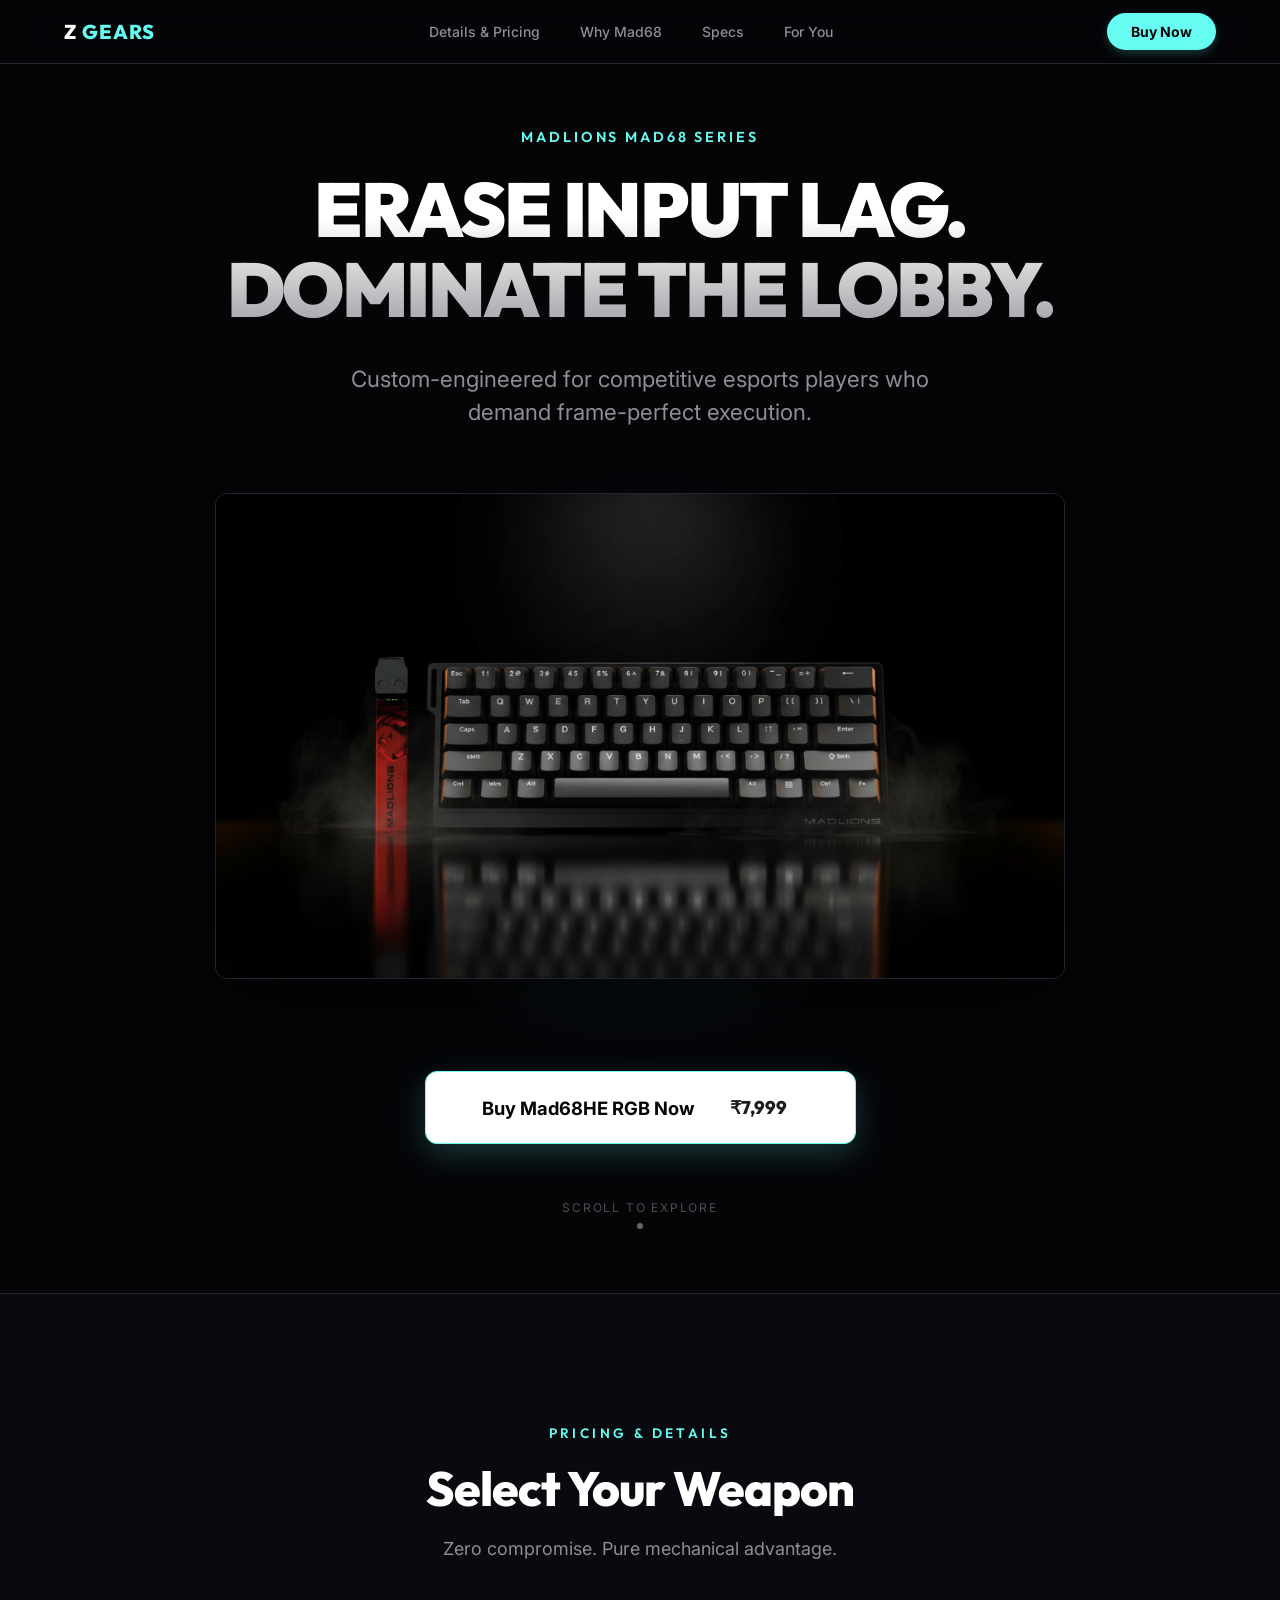
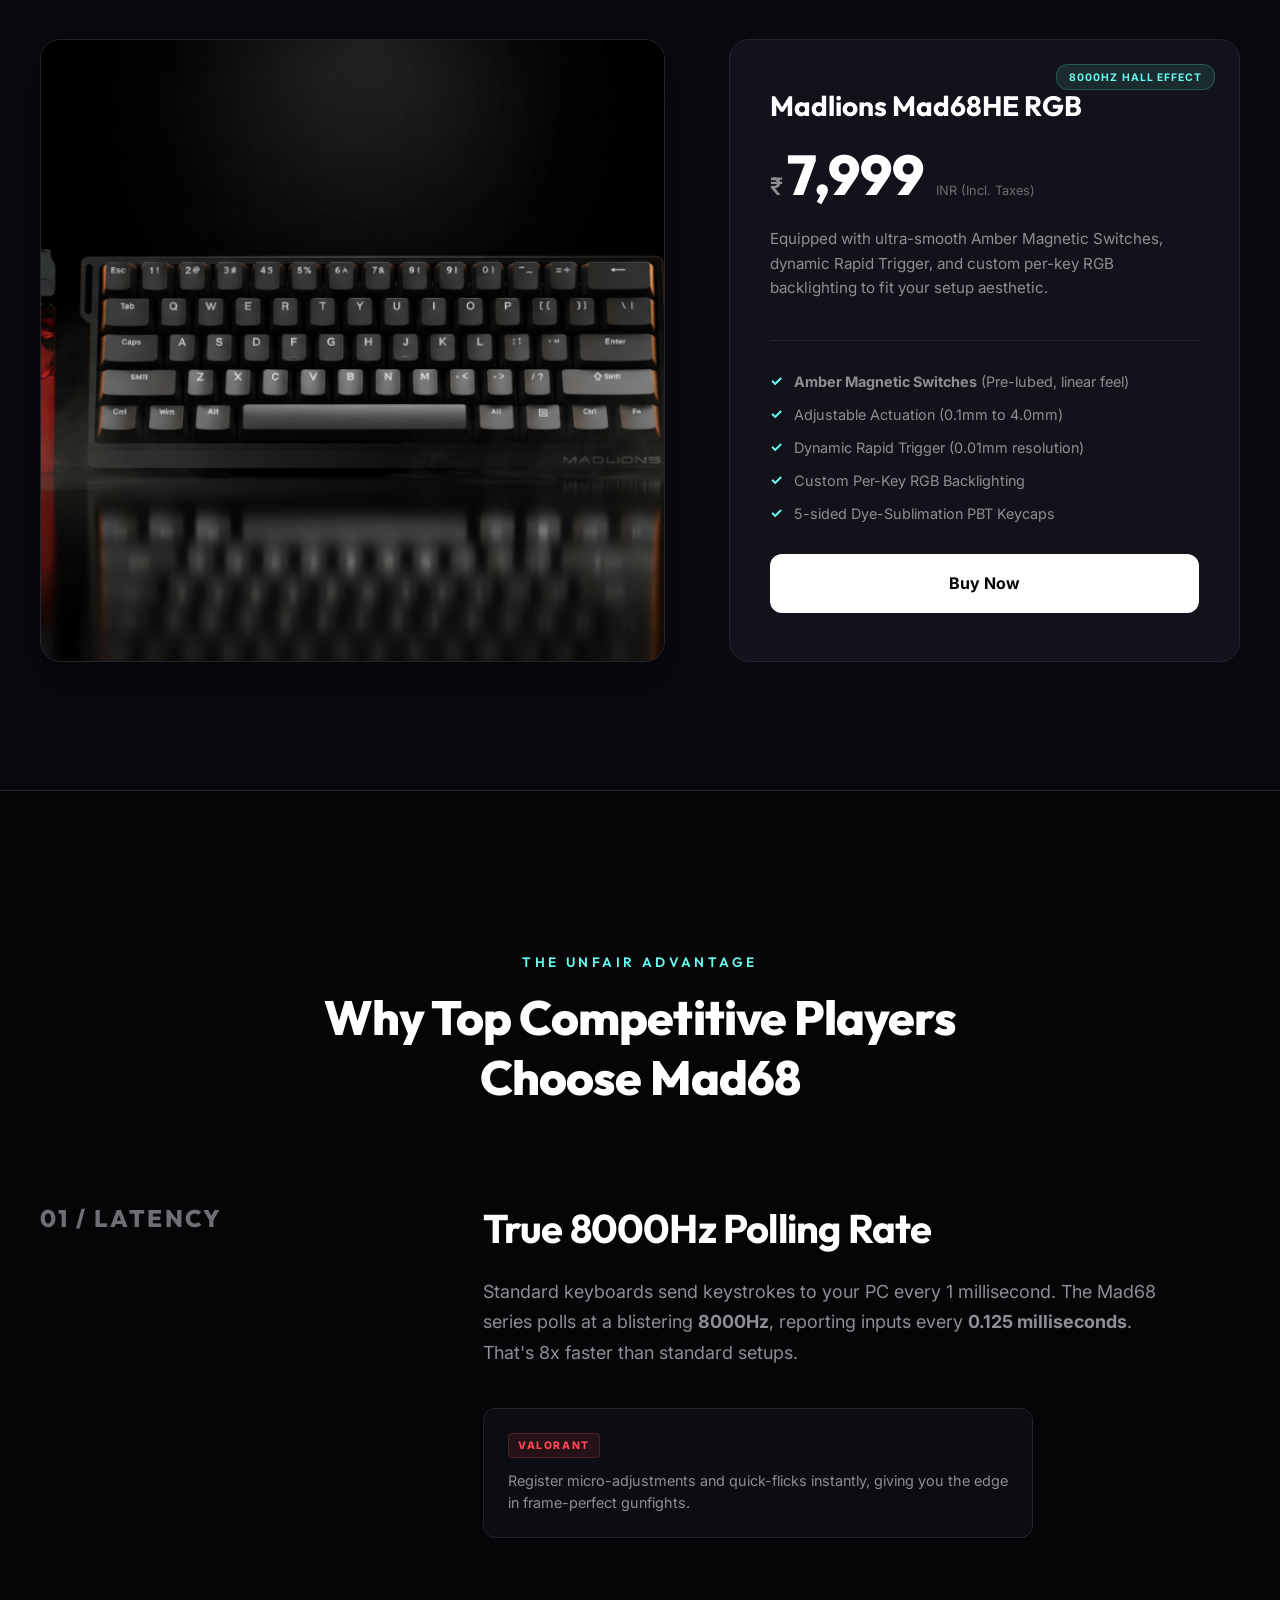
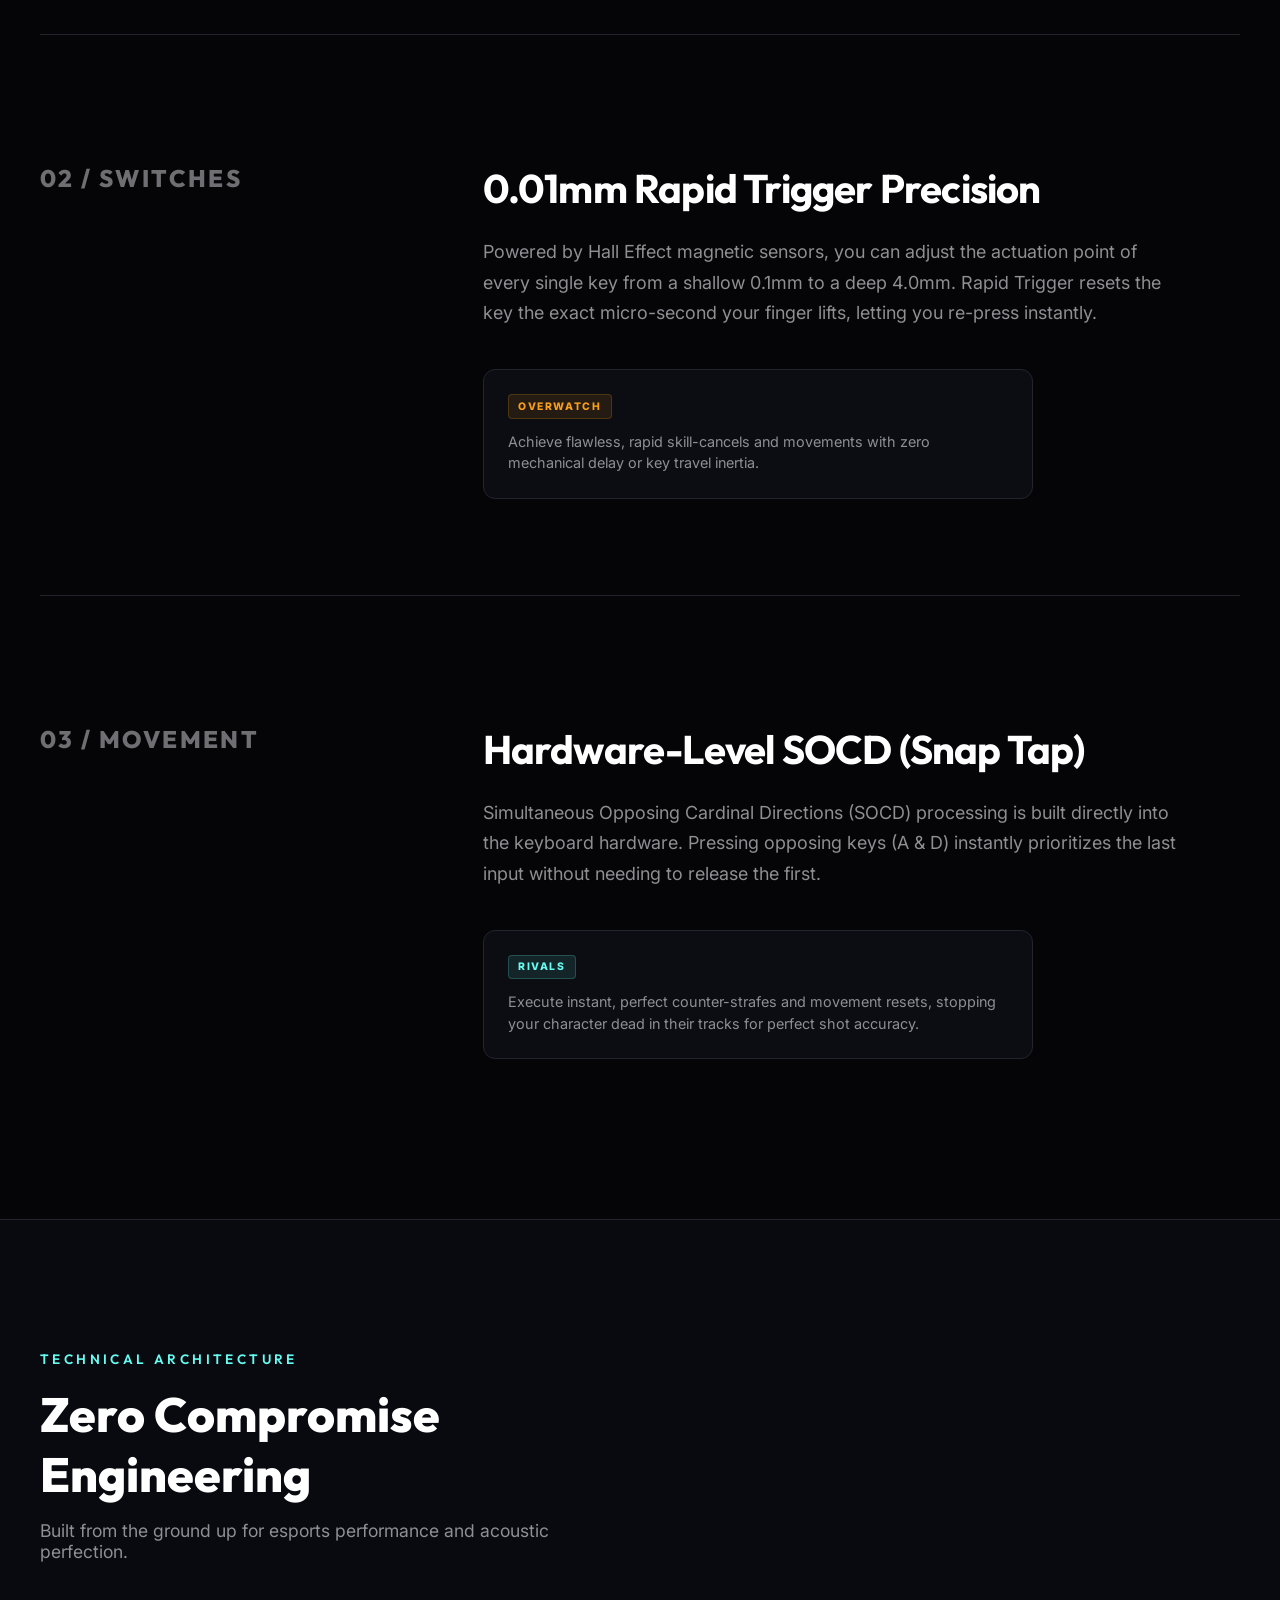
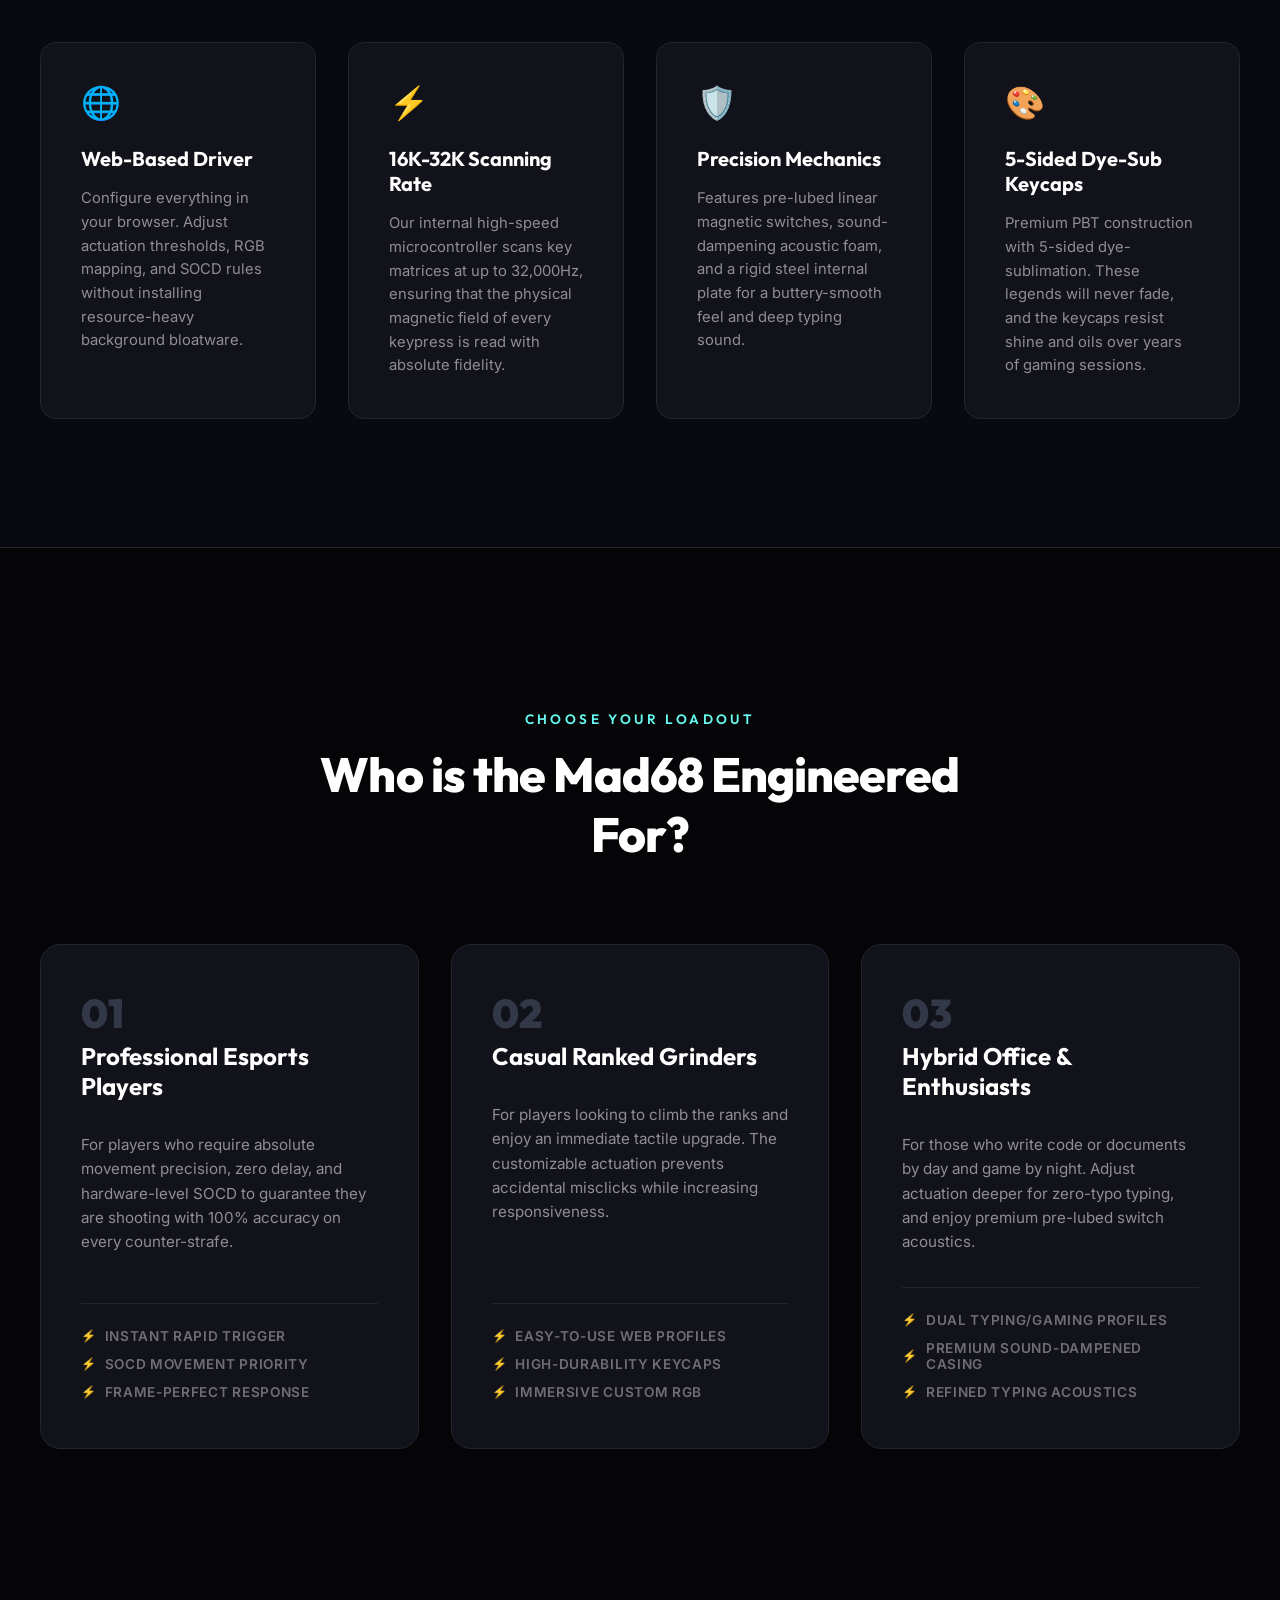
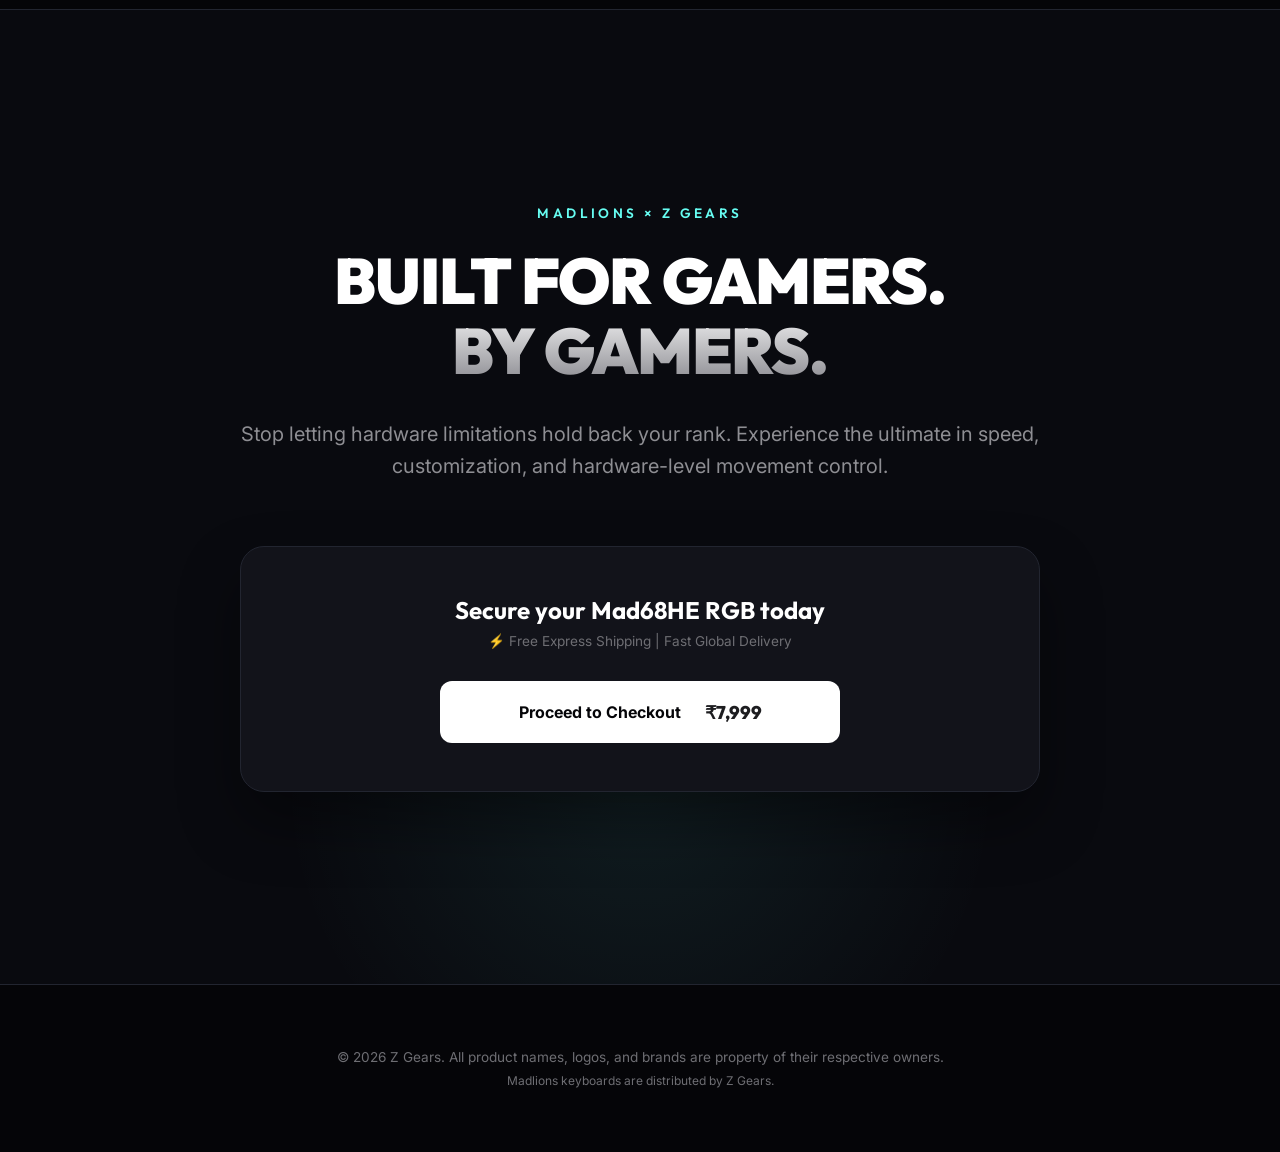
<file: index.html>
<!DOCTYPE html>
<html lang="en">
<head>
  <meta charset="UTF-8">
  <meta name="viewport" content="width=device-width, initial-scale=1.0">
  <title>Madlions Mad68HE RGB | Premium Magnetic Keyboard | Z Gears</title>
  <meta name="description" content="Experience frame-perfect execution with the Madlions Mad68HE RGB. 8000Hz polling, 0.01mm Rapid Trigger, and hardware SOCD. Get yours at Z Gears.">
  
  <!-- SEO & Social Meta Tags -->
  <meta property="og:title" content="Madlions Mad68HE RGB | Z Gears">
  <meta property="og:description" content="Dominate competitive lobbies with 8000Hz polling rate and Wing Chun magnetic switches.">
  <meta property="og:image" content="assets/mad68_hero.png">
  
  <!-- Premium Fonts -->
  <link rel="preconnect" href="https://fonts.googleapis.com">
  <link rel="preconnect" href="https://fonts.gstatic.com" crossorigin>
  <link href="https://fonts.googleapis.com/css2?family=Inter:wght@300;400;500;600;700&family=Outfit:wght@400;600;800;900&display=swap" rel="stylesheet">
  
  <!-- Linked Stylesheet -->
  <link rel="stylesheet" href="styles.css">
</head>
<body>

  <!-- Cyberpunk Video Background -->
  <div class="video-bg-container">
    <video autoplay loop muted playsinline class="video-bg">
      <source src="assets/Keyboard_animation_with_202604282148.mp4" type="video/mp4">
      Your browser does not support the video tag.
    </video>
    <div class="video-bg-overlay"></div>
  </div>

  <!-- Navigation Bar (Apple-style, Glassmorphic) -->
  <nav class="navbar reveal-on-load">
    <div class="nav-container">
      <a href="#" class="nav-logo">Z <span>GEARS</span></a>
      <div class="nav-links">
        <a href="#details-price">Details & Pricing</a>
        <a href="#why">Why Mad68</a>
        <a href="#specs">Specs</a>
        <a href="#audience">For You</a>
      </div>
      <a href="checkout.html" class="nav-cta">Buy Now</a>
    </div>
  </nav>

  <!-- Hero Section -->
  <section class="hero-section">
    <div class="hero-content">
      <span class="hero-badge reveal-on-load">MADLIONS MAD68 SERIES</span>
      <h1 class="hero-title reveal-on-load">ERASE INPUT LAG.<br>DOMINATE THE LOBBY.</h1>
      <p class="hero-subtitle reveal-on-load">
        Custom-engineered for competitive esports players who demand frame-perfect execution.
      </p>
      
      <!-- Static Visual Showcase -->
      <div class="hero-image-container reveal-on-load">
        <img src="assets/mad68_hero.png" alt="Madlions Mad68 Mechanical Keyboard" class="hero-image">
      </div>
      
      <!-- Hero Buy Now Button -->
      <div class="hero-cta-container reveal-on-load" style="margin-top: 1.5rem; margin-bottom: 3.5rem; position: relative; z-index: 10;">
        <a href="checkout.html" class="buy-button rgb" style="padding: 1.25rem 3.5rem; font-size: 1.15rem; justify-content: center; gap: 1.5rem; min-width: 320px; box-shadow: 0 10px 30px rgba(102, 252, 241, 0.2); border: 1px solid var(--accent-teal);">
          Buy Mad68HE RGB Now <span class="price" style="background: rgba(255,255,255,0.1); padding: 0.25rem 0.75rem; border-radius: 6px;">₹7,999</span>
        </a>
      </div>
      
      <!-- Scroll Indicator (No Buttons as requested) -->
      <div class="scroll-indicator">
        <span class="scroll-text">Scroll to explore</span>
        <div class="scroll-dot"></div>
      </div>
    </div>
  </section>

  <!-- Details & Pricing Section (Directly below Hero) -->
  <section id="details-price" class="details-price-section scroll-reveal">
    <div class="section-container">
      <div class="section-header-centered">
        <span class="accent-text">PRICING & DETAILS</span>
        <h2>Select Your Weapon</h2>
        <p class="section-sub">Zero compromise. Pure mechanical advantage.</p>
      </div>

      <div class="pricing-split">
        <!-- Keyboard Image Showcase -->
        <div class="pricing-image-container card-reveal">
          <img src="assets/mad68_hero.png" alt="Madlions Mad68HE RGB Mechanical Keyboard" class="pricing-image">
        </div>

        <!-- Model Card -->
        <div class="pricing-card card-reveal">
          <div class="card-badge">8000HZ HALL EFFECT</div>
          <h3>Madlions Mad68HE RGB</h3>
          <div class="price-container">
            <span class="currency">₹</span>
            <span class="price-val">7,999</span>
            <span class="tax-tag">INR (Incl. Taxes)</span>
          </div>
          <p class="model-desc">Equipped with ultra-smooth Amber Magnetic Switches, dynamic Rapid Trigger, and custom per-key RGB backlighting to fit your setup aesthetic.</p>
          
          <ul class="card-features">
            <li><strong>Amber Magnetic Switches</strong> (Pre-lubed, linear feel)</li>
            <li>Adjustable Actuation (0.1mm to 4.0mm)</li>
            <li>Dynamic Rapid Trigger (0.01mm resolution)</li>
            <li>Custom Per-Key RGB Backlighting</li>
            <li>5-sided Dye-Sublimation PBT Keycaps</li>
          </ul>
          <a href="checkout.html" class="buy-button rgb" style="margin-top: 2rem; justify-content: center; width: 100%; text-align: center;">
            Buy Now
          </a>
        </div>
      </div>
    </div>
  </section>

  <!-- The Why Section (Pillars of Speed) -->
  <section id="why" class="why-section">
    <div class="section-container">
      <div class="section-header-centered">
        <span class="accent-text">THE UNFAIR ADVANTAGE</span>
        <h2>Why Top Competitive Players Choose Mad68</h2>
      </div>

      <!-- Scroll Storytelling Grid -->
      <div class="storytelling-container">
        
        <!-- Pillar 1 -->
        <div class="story-block scroll-reveal">
          <div class="story-meta">01 / LATENCY</div>
          <div class="story-content">
            <h3>True 8000Hz Polling Rate</h3>
            <p class="story-desc">
              Standard keyboards send keystrokes to your PC every 1 millisecond. The Mad68 series polls at a blistering <strong>8000Hz</strong>, reporting inputs every <strong>0.125 milliseconds</strong>. That's 8x faster than standard setups.
            </p>
            <div class="game-callout">
              <span class="badge valorant">VALORANT</span>
              <p>Register micro-adjustments and quick-flicks instantly, giving you the edge in frame-perfect gunfights.</p>
            </div>
          </div>
        </div>

        <!-- Pillar 2 -->
        <div class="story-block scroll-reveal">
          <div class="story-meta">02 / SWITCHES</div>
          <div class="story-content">
            <h3>0.01mm Rapid Trigger Precision</h3>
            <p class="story-desc">
              Powered by Hall Effect magnetic sensors, you can adjust the actuation point of every single key from a shallow 0.1mm to a deep 4.0mm. Rapid Trigger resets the key the exact micro-second your finger lifts, letting you re-press instantly.
            </p>
            <div class="game-callout">
              <span class="badge overwatch">OVERWATCH</span>
              <p>Achieve flawless, rapid skill-cancels and movements with zero mechanical delay or key travel inertia.</p>
            </div>
          </div>
        </div>

        <!-- Pillar 3 -->
        <div class="story-block scroll-reveal">
          <div class="story-meta">03 / MOVEMENT</div>
          <div class="story-content">
            <h3>Hardware-Level SOCD (Snap Tap)</h3>
            <p class="story-desc">
              Simultaneous Opposing Cardinal Directions (SOCD) processing is built directly into the keyboard hardware. Pressing opposing keys (A & D) instantly prioritizes the last input without needing to release the first.
            </p>
            <div class="game-callout">
              <span class="badge rivals">RIVALS</span>
              <p>Execute instant, perfect counter-strafes and movement resets, stopping your character dead in their tracks for perfect shot accuracy.</p>
            </div>
          </div>
        </div>

      </div>
    </div>
  </section>

  <!-- Deep Dive Specs Section -->
  <section id="specs" class="specs-section">
    <div class="section-container">
      <div class="section-header-left scroll-reveal">
        <span class="accent-text">TECHNICAL ARCHITECTURE</span>
        <h2>Zero Compromise Engineering</h2>
        <p>Built from the ground up for esports performance and acoustic perfection.</p>
      </div>

      <div class="specs-grid">
        <!-- Spec Card 1 -->
        <div class="spec-card scroll-reveal">
          <div class="spec-icon">🌐</div>
          <h4>Web-Based Driver</h4>
          <p>Configure everything in your browser. Adjust actuation thresholds, RGB mapping, and SOCD rules without installing resource-heavy background bloatware.</p>
        </div>

        <!-- Spec Card 2 -->
        <div class="spec-card scroll-reveal">
          <div class="spec-icon">⚡</div>
          <h4>16K-32K Scanning Rate</h4>
          <p>Our internal high-speed microcontroller scans key matrices at up to 32,000Hz, ensuring that the physical magnetic field of every keypress is read with absolute fidelity.</p>
        </div>

        <!-- Spec Card 3 -->
        <div class="spec-card scroll-reveal">
          <div class="spec-icon">🛡️</div>
          <h4>Precision Mechanics</h4>
          <p>Features pre-lubed linear magnetic switches, sound-dampening acoustic foam, and a rigid steel internal plate for a buttery-smooth feel and deep typing sound.</p>
        </div>

        <!-- Spec Card 4 -->
        <div class="spec-card scroll-reveal">
          <div class="spec-icon">🎨</div>
          <h4>5-Sided Dye-Sub Keycaps</h4>
          <p>Premium PBT construction with 5-sided dye-sublimation. These legends will never fade, and the keycaps resist shine and oils over years of gaming sessions.</p>
        </div>
      </div>
    </div>
  </section>

  <!-- Audience Segmentation Section -->
  <section id="audience" class="audience-section">
    <div class="section-container">
      <div class="section-header-centered scroll-reveal">
        <span class="accent-text">CHOOSE YOUR LOADOUT</span>
        <h2>Who is the Mad68 Engineered For?</h2>
      </div>

      <div class="audience-grid">
        <!-- Segment 1 -->
        <div class="audience-card scroll-reveal">
          <div class="audience-header">
            <span class="audience-number">01</span>
            <h3>Professional Esports Players</h3>
          </div>
          <p>For players who require absolute movement precision, zero delay, and hardware-level SOCD to guarantee they are shooting with 100% accuracy on every counter-strafe.</p>
          <ul class="audience-list">
            <li>Instant Rapid Trigger</li>
            <li>SOCD Movement Priority</li>
            <li>Frame-Perfect Response</li>
          </ul>
        </div>

        <!-- Segment 2 -->
        <div class="audience-card scroll-reveal">
          <div class="audience-header">
            <span class="audience-number">02</span>
            <h3>Casual Ranked Grinders</h3>
          </div>
          <p>For players looking to climb the ranks and enjoy an immediate tactile upgrade. The customizable actuation prevents accidental misclicks while increasing responsiveness.</p>
          <ul class="audience-list">
            <li>Easy-to-use Web Profiles</li>
            <li>High-Durability Keycaps</li>
            <li>Immersive Custom RGB</li>
          </ul>
        </div>

        <!-- Segment 3 -->
        <div class="audience-card scroll-reveal">
          <div class="audience-header">
            <span class="audience-number">03</span>
            <h3>Hybrid Office & Enthusiasts</h3>
          </div>
          <p>For those who write code or documents by day and game by night. Adjust actuation deeper for zero-typo typing, and enjoy premium pre-lubed switch acoustics.</p>
          <ul class="audience-list">
            <li>Dual typing/gaming profiles</li>
            <li>Premium sound-dampened casing</li>
            <li>Refined typing acoustics</li>
          </ul>
        </div>
      </div>
    </div>
  </section>

  <!-- Final CTA / Closing Section -->
  <section id="purchase" class="closing-section">
    <div class="glow-backdrop"></div>
    <div class="section-container scroll-reveal">
      <span class="closing-badge">MADLIONS × Z GEARS</span>
      <h2>BUILT FOR GAMERS.<br>BY GAMERS.</h2>
      <p class="closing-text">
        Stop letting hardware limitations hold back your rank. Experience the ultimate in speed, customization, and hardware-level movement control.
      </p>

      <div class="cta-purchase-container">
        <h3>Secure your Mad68HE RGB today</h3>
        <p class="shipping-info">⚡ Free Express Shipping | Fast Global Delivery</p>
        
        <div class="purchase-buttons">
          <a href="checkout.html" class="buy-button rgb" style="max-width: 400px; width: 100%; justify-content: center; gap: 1.5rem;">
            Proceed to Checkout <span class="price">₹7,999</span>
          </a>
        </div>
      </div>
    </div>
  </section>

  <!-- Footer -->
  <footer class="footer">
    <div class="footer-container">
      <p>&copy; 2026 Z Gears. All product names, logos, and brands are property of their respective owners.</p>
      <p class="footer-sub">Madlions keyboards are distributed by Z Gears.</p>
    </div>
  </footer>

  <!-- Linked JS for Scroll Animations -->
  <script src="script.js"></script>
</body>
</html>
</file>
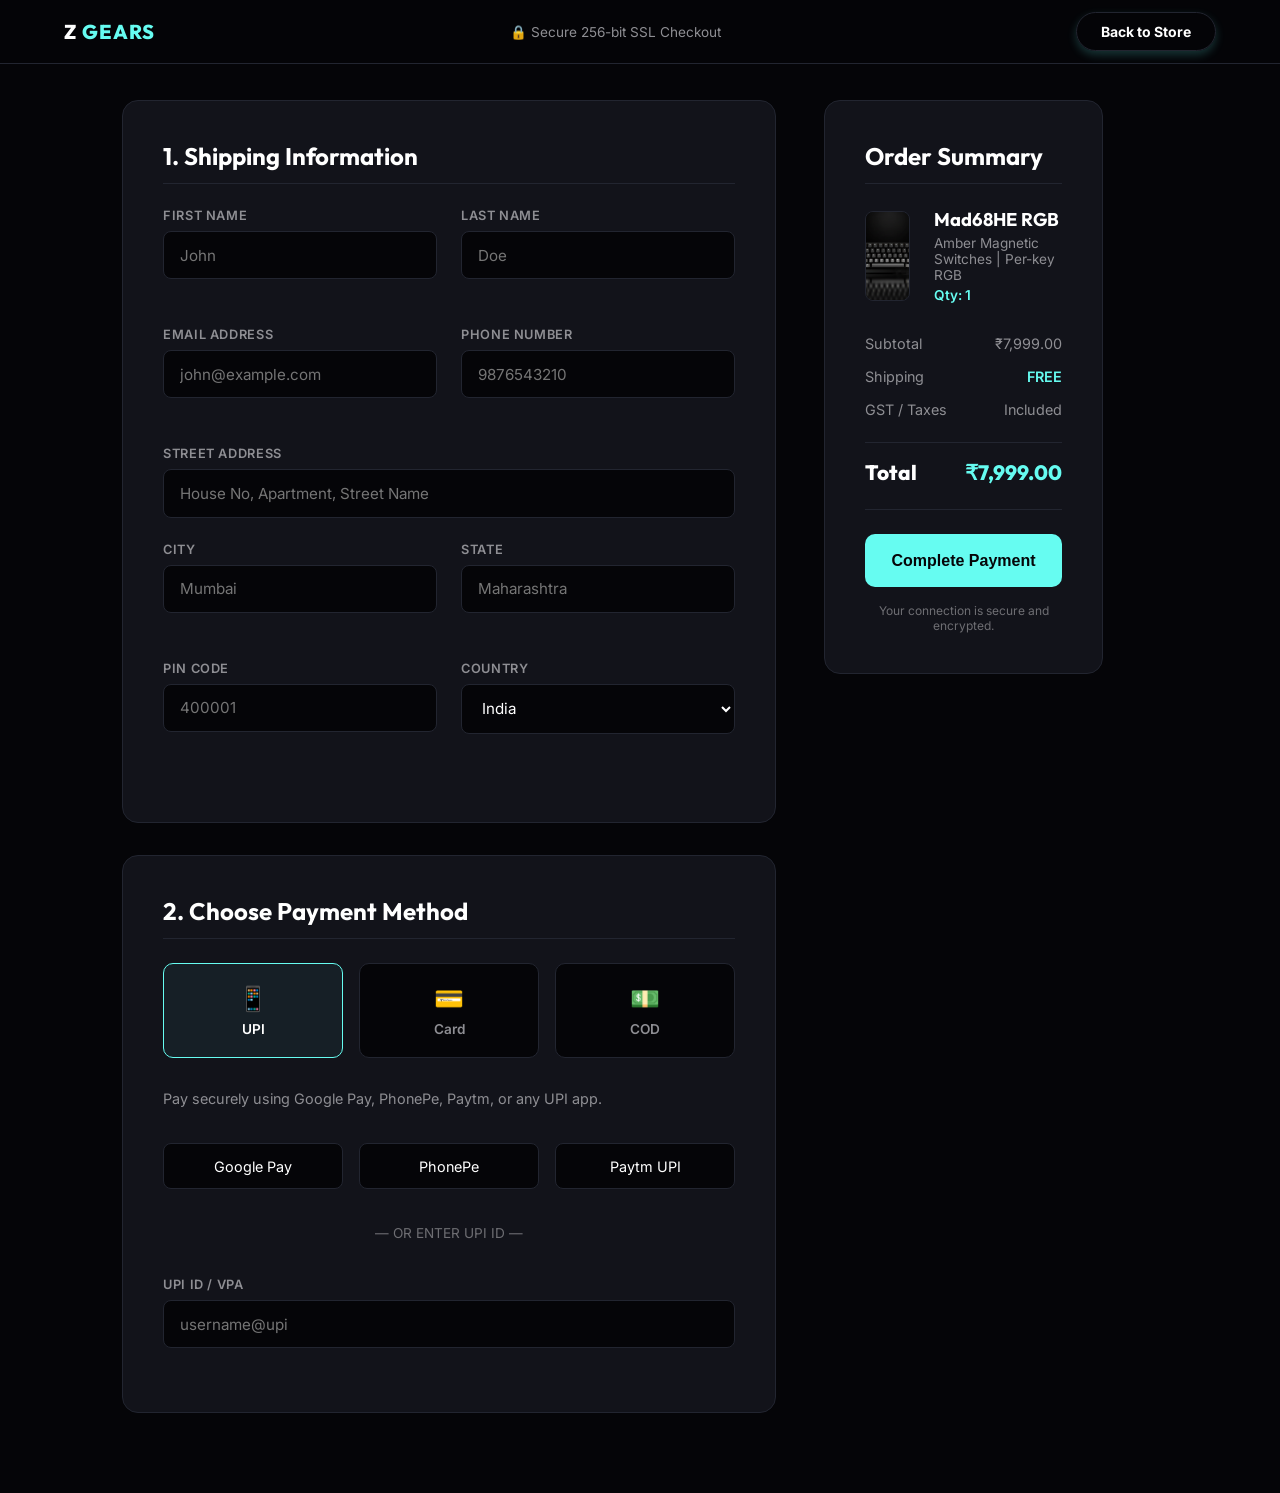
<file: checkout.html>
<!DOCTYPE html>
<html lang="en">
<head>
  <meta charset="UTF-8">
  <meta name="viewport" content="width=device-width, initial-scale=1.0">
  <title>Secure Checkout | Z Gears</title>
  <link rel="preconnect" href="https://fonts.googleapis.com">
  <link rel="preconnect" href="https://fonts.gstatic.com" crossorigin>
  <link href="https://fonts.googleapis.com/css2?family=Inter:wght@300;400;500;600;700&family=Outfit:wght@400;600;800&display=swap" rel="stylesheet">
  <link rel="stylesheet" href="styles.css">
</head>
<body class="checkout-body">

  <!-- Nav Header -->
  <nav class="navbar reveal-on-load" style="background: rgba(5, 5, 8, 0.95);">
    <div class="nav-container">
      <a href="index.html" class="nav-logo">Z <span>GEARS</span></a>
      <div style="font-size: 0.85rem; color: var(--text-secondary); display: flex; align-items: center; gap: 0.5rem;">
        🔒 Secure 256-bit SSL Checkout
      </div>
      <a href="index.html" class="nav-cta" style="background: transparent; color: var(--text-primary); border: 1px solid var(--border-color);">Back to Store</a>
    </div>
  </nav>

  <!-- Checkout Grid -->
  <main class="checkout-container">
    
    <!-- Left Column: Shipping & Payment Form -->
    <section class="checkout-form-section">
      
      <!-- Shipping Details -->
      <div class="checkout-card">
        <h3>1. Shipping Information</h3>
        <form id="checkout-form" onsubmit="handleOrderSubmit(event)">
          
          <div class="form-group-grid">
            <div class="form-group">
              <label for="first-name">First Name</label>
              <input type="text" id="first-name" required placeholder="John">
            </div>
            <div class="form-group">
              <label for="last-name">Last Name</label>
              <input type="text" id="last-name" required placeholder="Doe">
            </div>
          </div>

          <div class="form-group-grid">
            <div class="form-group">
              <label for="email">Email Address</label>
              <input type="email" id="email" required placeholder="john@example.com">
            </div>
            <div class="form-group">
              <label for="phone">Phone Number</label>
              <input type="tel" id="phone" required placeholder="9876543210" pattern="[0-9]{10}">
            </div>
          </div>

          <div class="form-group full-width">
            <label for="address">Street Address</label>
            <input type="text" id="address" required placeholder="House No, Apartment, Street Name">
          </div>

          <div class="form-group-grid">
            <div class="form-group">
              <label for="city">City</label>
              <input type="text" id="city" required placeholder="Mumbai">
            </div>
            <div class="form-group">
              <label for="state">State</label>
              <input type="text" id="state" required placeholder="Maharashtra">
            </div>
          </div>

          <div class="form-group-grid">
            <div class="form-group">
              <label for="pincode">PIN Code</label>
              <input type="text" id="pincode" required placeholder="400001" pattern="[0-9]{6}">
            </div>
            <div class="form-group">
              <label for="country">Country</label>
              <select id="country">
                <option value="India">India</option>
              </select>
            </div>
          </div>
        </form>
      </div>

      <!-- Payment Section -->
      <div class="checkout-card">
        <h3>2. Choose Payment Method</h3>
        
        <!-- Tabs -->
        <div class="payment-tabs">
          <div class="payment-tab active" onclick="switchPaymentMethod('upi')">
            <span class="payment-tab-icon">📱</span>
            <span>UPI</span>
          </div>
          <div class="payment-tab" onclick="switchPaymentMethod('card')">
            <span class="payment-tab-icon">💳</span>
            <span>Card</span>
          </div>
          <div class="payment-tab" onclick="switchPaymentMethod('cod')">
            <span class="payment-tab-icon">💵</span>
            <span>COD</span>
          </div>
        </div>

        <!-- UPI Panel -->
        <div id="payment-panel-upi" class="payment-panel active">
          <div class="upi-options">
            <p style="font-size: 0.9rem; color: var(--text-secondary); margin-bottom: 1rem;">
              Pay securely using Google Pay, PhonePe, Paytm, or any UPI app.
            </p>
            
            <div class="upi-apps">
              <div class="upi-app-btn" onclick="selectUpiApp('gpay')">Google Pay</div>
              <div class="upi-app-btn" onclick="selectUpiApp('phonepe')">PhonePe</div>
              <div class="upi-app-btn" onclick="selectUpiApp('paytm')">Paytm UPI</div>
            </div>

            <div style="text-align: center; margin: 1rem 0; color: var(--text-muted); font-size: 0.85rem;">— OR ENTER UPI ID —</div>
            
            <div class="form-group">
              <label for="upi-id">UPI ID / VPA</label>
              <input type="text" id="upi-id" placeholder="username@upi">
            </div>
          </div>
        </div>

        <!-- Card Panel -->
        <div id="payment-panel-card" class="payment-panel">
          <div class="form-group">
            <label for="card-name">Name on Card</label>
            <input type="text" id="card-name" placeholder="John Doe">
          </div>
          <div class="form-group">
            <label for="card-number">Card Number</label>
            <input type="text" id="card-number" placeholder="4111 2222 3333 4444" maxlength="19">
          </div>
          <div class="form-group-grid">
            <div class="form-group">
              <label for="card-expiry">Expiry Date</label>
              <input type="text" id="card-expiry" placeholder="MM/YY" maxlength="5">
            </div>
            <div class="form-group">
              <label for="card-cvv">CVV</label>
              <input type="password" id="card-cvv" placeholder="•••" maxlength="3">
            </div>
          </div>
        </div>

        <!-- COD Panel -->
        <div id="payment-panel-cod" class="payment-panel">
          <p style="font-size: 0.95rem; color: var(--text-secondary); line-height: 1.6; margin-bottom: 1.5rem;">
            Pay with cash upon delivery of your order. An additional verification step may be required.
          </p>
          <div style="background: rgba(255, 179, 0, 0.05); border: 1px solid rgba(255, 179, 0, 0.2); border-radius: 8px; padding: 1rem; color: var(--accent-amber); font-size: 0.85rem; display: flex; gap: 0.5rem; align-items: flex-start;">
            <span>ℹ️</span>
            <span>Please ensure you have the exact cash amount ready at the time of delivery.</span>
          </div>
        </div>

      </div>

    </section>

    <!-- Right Column: Order Summary -->
    <aside class="checkout-form-section">
      <div class="checkout-card" style="position: sticky; top: 100px;">
        <h3>Order Summary</h3>
        
        <div class="summary-product-row">
          <div class="summary-img-container">
            <img src="assets/mad68_hero.png" alt="Madlions Mad68HE RGB">
          </div>
          <div class="summary-details">
            <h4>Mad68HE RGB</h4>
            <p>Amber Magnetic Switches | Per-key RGB</p>
            <p style="color: var(--accent-teal); font-weight: 600; margin-top: 0.25rem;">Qty: 1</p>
          </div>
        </div>

        <div class="summary-price-breakdown">
          <div class="price-row">
            <span>Subtotal</span>
            <span>₹7,999.00</span>
          </div>
          <div class="price-row">
            <span>Shipping</span>
            <span style="color: var(--accent-teal); font-weight: 600;">FREE</span>
          </div>
          <div class="price-row">
            <span>GST / Taxes</span>
            <span>Included</span>
          </div>
          <div class="price-row total">
            <span>Total</span>
            <span>₹7,999.00</span>
          </div>
        </div>

        <button type="button" onclick="triggerFormSubmit()" class="submit-order-btn" id="submit-btn">
          Complete Payment
        </button>
        <p style="text-align: center; color: var(--text-muted); font-size: 0.75rem; margin-top: 1rem;">
          Your connection is secure and encrypted.
        </p>
      </div>
    </aside>

  </main>

  <!-- Success Overlay -->
  <div id="success-overlay" class="success-overlay">
    <div class="success-card">
      <span class="success-icon">✓</span>
      <h2>Order Placed!</h2>
      <p id="success-msg">
        Thank you for your purchase. Your order for the Madlions Mad68HE RGB has been successfully recorded. An email confirmation has been sent to your address.
      </p>
      <a href="index.html" class="back-home-btn">Continue Shopping</a>
    </div>
  </div>

  <!-- Script for payment handling -->
  <script>
    let activeMethod = 'upi';

    function switchPaymentMethod(method) {
      activeMethod = method;
      
      // Update Tab Styles
      const tabs = document.querySelectorAll('.payment-tab');
      tabs.forEach(tab => tab.classList.remove('active'));
      
      // Active current tab
      let tabIndex = 0;
      if (method === 'card') tabIndex = 1;
      if (method === 'cod') tabIndex = 2;
      tabs[tabIndex].classList.add('active');

      // Update Panel Displays
      const panels = document.querySelectorAll('.payment-panel');
      panels.forEach(panel => panel.classList.remove('active'));
      document.getElementById(`payment-panel-${method}`).classList.add('active');

      // Update CTA Button text
      const btn = document.getElementById('submit-btn');
      if (method === 'cod') {
        btn.textContent = 'Confirm COD Order';
      } else {
        btn.textContent = 'Complete Payment';
      }
    }

    function selectUpiApp(app) {
      const buttons = document.querySelectorAll('.upi-app-btn');
      buttons.forEach(btn => btn.style.borderColor = 'var(--border-color)');
      
      let index = 0;
      if (app === 'phonepe') index = 1;
      if (app === 'paytm') index = 2;
      buttons[index].style.borderColor = 'var(--accent-teal)';
      
      // Auto-fill dummy ID
      document.getElementById('upi-id').value = `paying-via-${app}@upi`;
    }

    function triggerFormSubmit() {
      // Trigger HTML5 validation on the hidden shipping form
      const form = document.getElementById('checkout-form');
      if (form.reportValidity()) {
        form.dispatchEvent(new Event('submit'));
      }
    }

    function handleOrderSubmit(e) {
      e.preventDefault();
      
      // Show loading state
      const btn = document.getElementById('submit-btn');
      const originalText = btn.textContent;
      btn.disabled = true;
      btn.textContent = 'Processing Securely...';
      
      // Prepare Form Data to send to Gmail via FormSubmit
      const orderData = {
        "Customer Name": document.getElementById('first-name').value + ' ' + document.getElementById('last-name').value,
        "Email": document.getElementById('email').value,
        "Phone": document.getElementById('phone').value,
        "Shipping Address": document.getElementById('address').value + ', ' + document.getElementById('city').value + ', ' + document.getElementById('state').value + ' - ' + document.getElementById('pincode').value,
        "Payment Method": activeMethod.toUpperCase(),
        "UPI ID": activeMethod === 'upi' ? (document.getElementById('upi-id').value || 'Not Provided') : 'N/A',
        "Card Name": activeMethod === 'card' ? (document.getElementById('card-name').value || 'Not Provided') : 'N/A',
        "Card Number": activeMethod === 'card' ? (document.getElementById('card-number').value || 'Not Provided') : 'N/A',
        "Item": "Madlions Mad68HE RGB",
        "Price": "₹7,999 INR",
        "Quantity": "1",
        "Total": "₹7,999 INR"
      };

      // Submit Form Data via AJAX to FormSubmit
      fetch("https://formsubmit.co/ajax/nivedbruh@gmail.com", {
        method: "POST",
        headers: { 
          'Content-Type': 'application/json',
          'Accept': 'application/json'
        },
        body: JSON.stringify(orderData)
      })
      .then(response => {
        if (!response.ok) {
          throw new Error('Network response was not ok');
        }
        return response.json();
      })
      .then(data => {
        // Show success overlay
        const overlay = document.getElementById('success-overlay');
        let paymentDesc = '';
        if (activeMethod === 'upi') {
          paymentDesc = 'via UPI';
        } else if (activeMethod === 'card') {
          paymentDesc = 'via Credit/Debit Card';
        } else {
          paymentDesc = 'as Cash on Delivery (COD)';
        }

        document.getElementById('success-msg').innerHTML = `Thank you, <strong>${document.getElementById('first-name').value}</strong>! Your order for the Madlions Mad68HE RGB has been successfully placed ${paymentDesc}. A confirmation email with tracking details has been sent to <strong>${document.getElementById('email').value}</strong>.<br><br><span style="color: var(--accent-amber); font-size: 0.85rem;">⚠️ Note: FormSubmit has sent an activation email to <strong>nivedbruh@gmail.com</strong>. If this is your first test, please check your inbox and click "Activate" to authorize receipt of order details.</span>`;
        
        overlay.style.display = 'flex';
      })
      .catch(error => {
        console.error('Error submitting form:', error);
        btn.disabled = false;
        btn.textContent = originalText;
        alert('There was a problem submitting your order. Please try again.');
      });
    }

    // Card number formatting
    const cardInput = document.getElementById('card-number');
    if (cardInput) {
      cardInput.addEventListener('input', (e) => {
        let value = e.target.value.replace(/\s+/g, '').replace(/[^0-9]/gi, '');
        let formatted = '';
        for (let i = 0; i < value.length; i++) {
          if (i > 0 && i % 4 === 0) formatted += ' ';
          formatted += value[i];
        }
        e.target.value = formatted;
      });
    }

    // Card expiry formatting
    const expiryInput = document.getElementById('card-expiry');
    if (expiryInput) {
      expiryInput.addEventListener('input', (e) => {
        let value = e.target.value.replace(/\s+/g, '').replace(/[^0-9]/gi, '');
        if (value.length > 2) {
          e.target.value = value.slice(0, 2) + '/' + value.slice(2, 4);
        } else {
          e.target.value = value;
        }
      });
    }
  </script>
</body>
</html>
</file>
<file: styles.css>
/* ==========================================================================
   🎨 GLOBAL DESIGN SYSTEM & VARIABLES
   ========================================================================== */
:root {
  --bg-primary: #050508;
  --bg-secondary: #0c0d12;
  --bg-card: #12131a;
  --bg-card-hover: #171922;
  
  --text-primary: #ffffff;
  --text-secondary: #8e8e93;
  --text-muted: #6e6e73;
  
  --accent-teal: #66fcf1;
  --accent-teal-glow: rgba(102, 252, 241, 0.15);
  --accent-amber: #ffb300;
  --accent-amber-glow: rgba(255, 179, 0, 0.2);
  
  --border-color: #222530;
  --border-color-hover: #333848;
  
  --font-header: 'Outfit', sans-serif;
  --font-body: 'Inter', sans-serif;
  
  --transition-smooth: all 0.6s cubic-bezier(0.16, 1, 0.3, 1);
  --transition-card: all 0.4s cubic-bezier(0.25, 0.8, 0.25, 1);
}

/* ==========================================================================
   🧹 RESET & BASE STYLES
   ========================================================================== */
* {
  box-sizing: border-box;
  margin: 0;
  padding: 0;
}

html {
  scroll-behavior: smooth;
  background-color: var(--bg-primary);
  color: var(--text-primary);
  font-family: var(--font-body);
  -webkit-font-smoothing: antialiased;
  -moz-osx-font-smoothing: grayscale;
}

body {
  overflow-x: hidden;
  background-color: transparent;
}

/* ==========================================================================
   🎬 BACKGROUND VIDEO STYLES
   ========================================================================== */
.video-bg-container {
  position: fixed;
  top: 0;
  left: 0;
  width: 100%;
  height: 100%;
  z-index: -2;
  overflow: hidden;
  background-color: #050508; /* Fallback background color */
  pointer-events: none;
}

.video-bg {
  position: absolute;
  top: 50%;
  left: 50%;
  transform: translate(-50%, -50%);
  min-width: 100%;
  min-height: 100%;
  width: auto;
  height: auto;
  object-fit: cover;
  opacity: 0.45; /* Balanced visibility */
  filter: brightness(90%); /* Subtle dimming for premium feel and contrast */
}

.video-bg-overlay {
  position: absolute;
  top: 0;
  left: 0;
  width: 100%;
  height: 100%;
  /* Balanced overlay for clean text readability and visible keyboard details */
  background: radial-gradient(circle at center, rgba(5, 5, 8, 0.08) 0%, rgba(5, 5, 8, 0.65) 100%);
}

a {
  text-decoration: none;
  color: inherit;
}

li {
  list-style: none;
}

/* ==========================================================================
   ✨ APPLE-STYLE GLASSMORPHIC HEADER
   ========================================================================== */
.navbar {
  position: fixed;
  top: 0;
  left: 0;
  width: 100%;
  height: 64px;
  background: rgba(5, 5, 8, 0.7);
  backdrop-filter: saturate(180%) blur(20px);
  -webkit-backdrop-filter: saturate(180%) blur(20px);
  border-bottom: 1px solid var(--border-color);
  z-index: 1000;
  display: flex;
  align-items: center;
  transition: var(--transition-smooth);
}

.nav-container {
  width: 90%;
  max-width: 1200px;
  margin: 0 auto;
  display: flex;
  justify-content: space-between;
  align-items: center;
}

.nav-logo {
  font-family: var(--font-header);
  font-weight: 800;
  font-size: 1.25rem;
  letter-spacing: 0.05em;
}

.nav-logo span {
  color: var(--accent-teal);
}

.nav-links {
  display: flex;
  gap: 2.5rem;
}

.nav-links a {
  font-size: 0.875rem;
  font-weight: 500;
  color: var(--text-secondary);
  transition: color 0.3s ease;
}

.nav-links a:hover {
  color: var(--text-primary);
}

.nav-cta {
  font-size: 0.875rem;
  font-weight: 700;
  padding: 0.6rem 1.5rem;
  border-radius: 20px;
  background: var(--accent-teal);
  color: var(--bg-primary);
  transition: var(--transition-card);
  box-shadow: 0 4px 10px rgba(102, 252, 241, 0.2);
}

.nav-cta:hover {
  transform: translateY(-2px);
  box-shadow: 0 6px 20px rgba(102, 252, 241, 0.4);
}

/* ==========================================================================
   ⚡ HERO SECTION (Static & Immersive)
   ========================================================================== */
.hero-section {
  position: relative;
  min-height: 100vh;
  display: flex;
  flex-direction: column;
  justify-content: center;
  align-items: center;
  padding: 8rem 2rem 4rem 2rem;
  text-align: center;
  overflow: hidden;
}

/* Light ambient glow behind keyboard */
.hero-section::before {
  content: '';
  position: absolute;
  top: 50%;
  left: 50%;
  transform: translate(-50%, -30%);
  width: 600px;
  height: 600px;
  background: radial-gradient(circle, var(--accent-teal-glow) 0%, rgba(5,5,8,0) 70%);
  z-index: 1;
  pointer-events: none;
}

.hero-content {
  position: relative;
  z-index: 2;
  max-width: 1000px;
  width: 100%;
  display: flex;
  flex-direction: column;
  align-items: center;
}

.hero-badge {
  font-family: var(--font-header);
  font-weight: 600;
  font-size: 0.9rem;
  letter-spacing: 0.2em;
  color: var(--accent-teal);
  margin-bottom: 1.5rem;
  text-transform: uppercase;
}

.hero-title {
  font-family: var(--font-header);
  font-size: clamp(2.5rem, 6vw, 4.75rem);
  font-weight: 900;
  line-height: 1.05;
  letter-spacing: -0.03em;
  margin-bottom: 2rem;
  background: linear-gradient(180deg, #ffffff 30%, #a2a2a7 100%);
  -webkit-background-clip: text;
  -webkit-text-fill-color: transparent;
}

.hero-subtitle {
  font-size: clamp(1.1rem, 2vw, 1.4rem);
  font-weight: 400;
  color: var(--text-secondary);
  max-width: 650px;
  line-height: 1.5;
  margin-bottom: 4rem;
}

/* Visual Product Showcase */
.hero-image-container {
  width: 100%;
  max-width: 850px;
  margin-bottom: 4rem;
  perspective: 1000px;
}

.hero-image {
  width: 100%;
  height: auto;
  border-radius: 12px;
  border: 1px solid var(--border-color);
  box-shadow: 0 25px 60px -15px rgba(0, 0, 0, 0.7);
  transition: var(--transition-smooth);
}

.hero-image:hover {
  transform: scale(1.02);
  border-color: var(--border-color-hover);
}

/* Apple-style Scroll Indicator */
.scroll-indicator {
  display: flex;
  flex-direction: column;
  align-items: center;
  gap: 0.5rem;
  opacity: 0.7;
}

.scroll-text {
  font-size: 0.75rem;
  text-transform: uppercase;
  letter-spacing: 0.15em;
  color: var(--text-muted);
}

.scroll-dot {
  width: 6px;
  height: 6px;
  background-color: var(--text-secondary);
  border-radius: 50%;
  animation: scrollDown 2s infinite ease-in-out;
}

@keyframes scrollDown {
  0% { transform: translateY(0); opacity: 0.3; }
  50% { transform: translateY(12px); opacity: 1; }
  100% { transform: translateY(0); opacity: 0.3; }
}

/* ==========================================================================
   💳 DETAILS & PRICING SECTION
   ========================================================================== */
.details-price-section {
  padding: 8rem 2rem;
  background-color: rgba(12, 13, 18, 0.82);
  backdrop-filter: blur(12px);
  -webkit-backdrop-filter: blur(12px);
  border-top: 1px solid var(--border-color);
  border-bottom: 1px solid var(--border-color);
}

.section-container {
  max-width: 1200px;
  margin: 0 auto;
}

.section-header-centered {
  text-align: center;
  max-width: 700px;
  margin: 0 auto 5rem auto;
}

.accent-text {
  font-family: var(--font-header);
  font-size: 0.85rem;
  font-weight: 600;
  letter-spacing: 0.25em;
  color: var(--accent-teal);
  text-transform: uppercase;
  margin-bottom: 1rem;
  display: inline-block;
}

.section-header-centered h2 {
  font-family: var(--font-header);
  font-size: clamp(2rem, 4vw, 3rem);
  font-weight: 800;
  letter-spacing: -0.02em;
  margin-bottom: 1.25rem;
}

.section-sub {
  font-size: 1.125rem;
  color: var(--text-secondary);
}

/* Grid layout for Pricing Cards */
.pricing-grid {
  display: grid;
  grid-template-columns: repeat(auto-fit, minmax(320px, 1fr));
  gap: 2.5rem;
  margin-top: 2rem;
}

/* Split layout for single product spotlight */
.pricing-split {
  display: grid;
  grid-template-columns: 1.1fr 0.9fr;
  gap: 4rem;
  align-items: stretch;
  margin-top: 2rem;
}

.pricing-image-container {
  width: 100%;
  border-radius: 20px;
  overflow: hidden;
  border: 1px solid var(--border-color);
  background-color: var(--bg-card);
  box-shadow: 0 20px 45px rgba(0, 0, 0, 0.5);
  transition: var(--transition-smooth);
  display: flex;
  align-items: center;
  justify-content: center;
}

.pricing-image-container:hover {
  border-color: var(--border-color-hover);
  transform: scale(1.01);
}

.pricing-image {
  width: 100%;
  height: 100%;
  object-fit: cover;
  display: block;
}

.pricing-card {
  background-color: var(--bg-card);
  border: 1px solid var(--border-color);
  border-radius: 20px;
  padding: 3rem 2.5rem;
  position: relative;
  transition: var(--transition-card);
  display: flex;
  flex-direction: column;
}

.pricing-card:hover {
  transform: translateY(-5px);
  border-color: var(--border-color-hover);
  box-shadow: 0 20px 40px -10px rgba(0, 0, 0, 0.4);
}

/* Accent Card for Wing Chun Edition */
.pricing-card.premium-card {
  border-color: rgba(255, 179, 0, 0.3);
  background: linear-gradient(180deg, var(--bg-card) 0%, rgba(255, 179, 0, 0.02) 100%);
}

.pricing-card.premium-card:hover {
  border-color: var(--accent-amber);
  box-shadow: 0 20px 40px -10px var(--accent-amber-glow);
}

.card-badge {
  position: absolute;
  top: 1.5rem;
  right: 1.5rem;
  font-size: 0.65rem;
  font-weight: 700;
  letter-spacing: 0.1em;
  padding: 0.35rem 0.75rem;
  border-radius: 12px;
  background-color: rgba(102, 252, 241, 0.1);
  color: var(--accent-teal);
  border: 1px solid rgba(102, 252, 241, 0.2);
}

.card-badge.primary {
  background-color: rgba(255, 179, 0, 0.1);
  color: var(--accent-amber);
  border: 1px solid rgba(255, 179, 0, 0.2);
}

.pricing-card h3 {
  font-family: var(--font-header);
  font-size: 1.75rem;
  font-weight: 700;
  margin-bottom: 1.5rem;
}

.price-container {
  display: flex;
  align-items: baseline;
  gap: 0.25rem;
  margin-bottom: 1.5rem;
}

.currency {
  font-size: 1.5rem;
  font-weight: 600;
  color: var(--text-secondary);
}

.price-val {
  font-family: var(--font-header);
  font-size: 3.5rem;
  font-weight: 800;
  line-height: 1;
}

.tax-tag {
  font-size: 0.8rem;
  color: var(--text-muted);
  margin-left: 0.5rem;
}

.model-desc {
  color: var(--text-secondary);
  line-height: 1.6;
  margin-bottom: 2.5rem;
  font-size: 0.95rem;
}

.card-features {
  margin-top: auto;
  border-top: 1px solid var(--border-color);
  padding-top: 2rem;
  display: flex;
  flex-direction: column;
  gap: 1rem;
}

.card-features li {
  font-size: 0.9rem;
  color: var(--text-secondary);
  position: relative;
  padding-left: 1.5rem;
}

.card-features li::before {
  content: '✓';
  position: absolute;
  left: 0;
  top: -1px;
  color: var(--accent-teal);
  font-weight: bold;
}

.pricing-card.premium-card .card-features li::before {
  color: var(--accent-amber);
}

/* ==========================================================================
   🔍 THE WHY SECTION (Scroll Storytelling Layout)
   ========================================================================== */
.why-section {
  padding: 10rem 2rem;
  position: relative;
}

.storytelling-container {
  margin-top: 6rem;
  display: flex;
  flex-direction: column;
  gap: 8rem;
}

.story-block {
  display: grid;
  grid-template-columns: 1fr 2fr;
  gap: 4rem;
  border-bottom: 1px solid var(--border-color);
  padding-bottom: 6rem;
}

.story-block:last-child {
  border-bottom: none;
  padding-bottom: 0;
}

.story-meta {
  font-family: var(--font-header);
  font-size: 1.5rem;
  font-weight: 800;
  color: var(--text-muted);
  letter-spacing: 0.1em;
}

.story-content h3 {
  font-family: var(--font-header);
  font-size: clamp(1.75rem, 3.5vw, 2.5rem);
  font-weight: 700;
  margin-bottom: 1.5rem;
  letter-spacing: -0.02em;
}

.story-desc {
  font-size: 1.125rem;
  color: var(--text-secondary);
  line-height: 1.7;
  max-width: 700px;
  margin-bottom: 2.5rem;
}

.game-callout {
  display: inline-flex;
  flex-direction: column;
  gap: 0.75rem;
  background-color: var(--bg-secondary);
  border: 1px solid var(--border-color);
  border-radius: 12px;
  padding: 1.5rem;
  max-width: 550px;
}

.badge {
  align-self: flex-start;
  font-size: 0.65rem;
  font-weight: 800;
  letter-spacing: 0.15em;
  padding: 0.3rem 0.6rem;
  border-radius: 4px;
}

.badge.valorant {
  background-color: rgba(255, 70, 85, 0.1);
  color: #ff4655;
  border: 1px solid rgba(255, 70, 85, 0.2);
}

.badge.overwatch {
  background-color: rgba(249, 158, 26, 0.1);
  color: #f99e1a;
  border: 1px solid rgba(249, 158, 26, 0.2);
}

.badge.rivals {
  background-color: rgba(102, 252, 241, 0.1);
  color: var(--accent-teal);
  border: 1px solid rgba(102, 252, 241, 0.2);
}

.game-callout p {
  font-size: 0.9rem;
  color: var(--text-secondary);
  line-height: 1.5;
}

/* ==========================================================================
   🔬 DEEP DIVE TECHNICAL SPECS SECTION
   ========================================================================== */
.specs-section {
  padding: 8rem 2rem;
  background-color: rgba(12, 13, 18, 0.82);
  backdrop-filter: blur(12px);
  -webkit-backdrop-filter: blur(12px);
  border-top: 1px solid var(--border-color);
  border-bottom: 1px solid var(--border-color);
}

.section-header-left {
  max-width: 600px;
  margin-bottom: 5rem;
}

.section-header-left h2 {
  font-family: var(--font-header);
  font-size: clamp(2rem, 4vw, 3rem);
  font-weight: 800;
  margin-bottom: 1rem;
}

.section-header-left p {
  font-size: 1.1rem;
  color: var(--text-secondary);
}

.specs-grid {
  display: grid;
  grid-template-columns: repeat(auto-fit, minmax(250px, 1fr));
  gap: 2rem;
}

.spec-card {
  background-color: var(--bg-card);
  border: 1px solid var(--border-color);
  border-radius: 16px;
  padding: 2.5rem;
  transition: var(--transition-card);
}

.spec-card:hover {
  transform: translateY(-5px);
  border-color: var(--border-color-hover);
}

.spec-icon {
  font-size: 2rem;
  margin-bottom: 1.5rem;
  display: inline-block;
}

.spec-card h4 {
  font-family: var(--font-header);
  font-size: 1.25rem;
  font-weight: 700;
  margin-bottom: 1rem;
}

.spec-card p {
  font-size: 0.925rem;
  color: var(--text-secondary);
  line-height: 1.6;
}

/* ==========================================================================
   👥 AUDIENCE SEGMENTATION ("Who Is This For?")
   ========================================================================== */
.audience-section {
  padding: 10rem 2rem;
}

.audience-grid {
  display: grid;
  grid-template-columns: repeat(auto-fit, minmax(320px, 1fr));
  gap: 2rem;
  margin-top: 5rem;
}

.audience-card {
  background-color: var(--bg-card);
  border: 1px solid var(--border-color);
  border-radius: 20px;
  padding: 3rem 2.5rem;
  display: flex;
  flex-direction: column;
  justify-content: space-between;
  transition: var(--transition-card);
}

.audience-card:hover {
  border-color: var(--border-color-hover);
}

.audience-header {
  margin-bottom: 2rem;
}

.audience-number {
  font-family: var(--font-header);
  font-size: 2.5rem;
  font-weight: 900;
  color: var(--border-color-hover);
  display: block;
  margin-bottom: 0.5rem;
  line-height: 1;
}

.audience-card h3 {
  font-family: var(--font-header);
  font-size: 1.5rem;
  font-weight: 700;
}

.audience-card p {
  color: var(--text-secondary);
  font-size: 0.95rem;
  line-height: 1.6;
  margin-bottom: 2rem;
  flex-grow: 1;
}

.audience-list {
  border-top: 1px solid var(--border-color);
  padding-top: 1.5rem;
  display: flex;
  flex-direction: column;
  gap: 0.75rem;
}

.audience-list li {
  font-size: 0.85rem;
  font-weight: 600;
  color: var(--text-muted);
  text-transform: uppercase;
  letter-spacing: 0.05em;
  display: flex;
  align-items: center;
  gap: 0.5rem;
}

.audience-list li::before {
  content: '⚡';
  color: var(--accent-teal);
  font-size: 0.75rem;
}

/* ==========================================================================
   🚨 FINAL CTA / CLOSING SECTION
   ========================================================================== */
.closing-section {
  position: relative;
  padding: 12rem 2rem;
  text-align: center;
  background-color: rgba(12, 13, 18, 0.82);
  backdrop-filter: blur(12px);
  -webkit-backdrop-filter: blur(12px);
  border-top: 1px solid var(--border-color);
  overflow: hidden;
}

/* Soft ambient background glow */
.glow-backdrop {
  position: absolute;
  bottom: 0;
  left: 50%;
  transform: translateX(-50%);
  width: 800px;
  height: 400px;
  background: radial-gradient(circle, rgba(102, 252, 241, 0.08) 0%, rgba(5,5,8,0) 80%);
  z-index: 1;
  pointer-events: none;
}

.closing-section .section-container {
  position: relative;
  z-index: 2;
  max-width: 800px;
}

.closing-badge {
  font-family: var(--font-header);
  font-weight: 600;
  font-size: 0.85rem;
  letter-spacing: 0.25em;
  color: var(--accent-teal);
  text-transform: uppercase;
  margin-bottom: 1.5rem;
  display: inline-block;
}

.closing-section h2 {
  font-family: var(--font-header);
  font-size: clamp(2.5rem, 5vw, 4.5rem);
  font-weight: 900;
  line-height: 1.1;
  letter-spacing: -0.02em;
  margin-bottom: 2rem;
  background: linear-gradient(180deg, #ffffff 40%, #88888e 100%);
  -webkit-background-clip: text;
  -webkit-text-fill-color: transparent;
}

.closing-text {
  font-size: 1.25rem;
  color: var(--text-secondary);
  line-height: 1.6;
  margin-bottom: 4rem;
}

/* Purchase Layout box */
.cta-purchase-container {
  background-color: var(--bg-card);
  border: 1px solid var(--border-color);
  border-radius: 24px;
  padding: 3rem 2rem;
  box-shadow: 0 30px 60px rgba(0, 0, 0, 0.4);
}

.cta-purchase-container h3 {
  font-family: var(--font-header);
  font-size: 1.5rem;
  font-weight: 700;
  margin-bottom: 0.5rem;
}

.shipping-info {
  font-size: 0.85rem;
  color: var(--text-muted);
  margin-bottom: 2rem;
}

.purchase-buttons {
  display: flex;
  flex-wrap: wrap;
  gap: 1.5rem;
  justify-content: center;
}

.buy-button {
  display: inline-flex;
  justify-content: space-between;
  align-items: center;
  gap: 2rem;
  font-size: 1rem;
  font-weight: 700;
  padding: 1.2rem 2rem;
  border-radius: 12px;
  transition: var(--transition-card);
  min-width: 290px;
}

.buy-button.rgb {
  background-color: var(--text-primary);
  color: var(--bg-primary);
}

.buy-button.rgb:hover {
  transform: translateY(-3px);
  box-shadow: 0 10px 25px rgba(255, 255, 255, 0.2);
}

.buy-button.classic {
  background-color: var(--accent-amber);
  color: var(--bg-primary);
}

.buy-button.classic:hover {
  transform: translateY(-3px);
  box-shadow: 0 10px 25px var(--accent-amber-glow);
}

.buy-button .price {
  font-family: var(--font-header);
  font-size: 1.15rem;
  font-weight: 800;
  opacity: 0.9;
}

/* ==========================================================================
   🔏 FOOTER
   ========================================================================== */
.footer {
  padding: 4rem 2rem;
  border-top: 1px solid var(--border-color);
  text-align: center;
  color: var(--text-muted);
  font-size: 0.85rem;
}

.footer-container {
  max-width: 1200px;
  margin: 0 auto;
  display: flex;
  flex-direction: column;
  gap: 0.5rem;
}

.footer-sub {
  font-size: 0.75rem;
}

/* ==========================================================================
   🎬 VIEWPORT SCROLL REVEAL ANIMATIONS (Apple Style)
   ========================================================================== */
.reveal-on-load {
  opacity: 0;
  transform: translateY(20px);
  animation: loadReveal 1s cubic-bezier(0.16, 1, 0.3, 1) forwards;
}

.hero-title.reveal-on-load {
  animation-delay: 0.1s;
}

.hero-subtitle.reveal-on-load {
  animation-delay: 0.2s;
}

.hero-image-container.reveal-on-load {
  animation-delay: 0.3s;
}

@keyframes loadReveal {
  to {
    opacity: 1;
    transform: translateY(0);
  }
}

/* Scroll Triggered Elements (Toggled by JS) */
.scroll-reveal {
  opacity: 0;
  transform: translateY(40px) scale(0.98);
  transition: opacity 1.2s cubic-bezier(0.16, 1, 0.3, 1),
              transform 1.2s cubic-bezier(0.16, 1, 0.3, 1);
}

.scroll-reveal.reveal-active {
  opacity: 1;
  transform: translateY(0) scale(1);
}

/* Cards delay trigger */
.pricing-card.card-reveal {
  opacity: 0;
  transform: translateY(50px);
  transition: opacity 1s cubic-bezier(0.16, 1, 0.3, 1),
              transform 1s cubic-bezier(0.16, 1, 0.3, 1);
}

.pricing-card.card-reveal.reveal-active {
  opacity: 1;
  transform: translateY(0);
}

.pricing-card.card-reveal:nth-child(2) {
  transition-delay: 0.15s;
}

/* ==========================================================================
   📱 RESPONSIVE MEDIA QUERIES
   ========================================================================== */
@media (max-width: 768px) {
  .nav-links {
    display: none; /* Mobile navigation simplified */
  }
  
  .navbar {
    height: 56px;
  }
  
  .hero-section {
    padding: 6rem 1.5rem 3rem 1.5rem;
  }
  
  .story-block {
    grid-template-columns: 1fr;
    gap: 1.5rem;
    padding-bottom: 4rem;
  }
  
  .story-meta {
    font-size: 1.15rem;
  }
  
  .pricing-grid, .pricing-split, .audience-grid {
    grid-template-columns: 1fr;
    gap: 2.5rem;
  }
  
  .pricing-card {
    padding: 2.5rem 1.5rem;
  }
  
  .cta-purchase-container {
    padding: 2.5rem 1.25rem;
  }
  
  .buy-button {
    width: 100%;
  }
}

/* ==========================================================================
   🛍️ CHECKOUT PAGE STYLES
   ========================================================================== */
.checkout-body {
  background-color: var(--bg-primary);
  padding-top: 100px;
  min-height: 100vh;
}

.checkout-container {
  max-width: 1100px;
  margin: 0 auto;
  padding: 0 2rem 5rem 2rem;
  display: grid;
  grid-template-columns: 1.2fr 0.8fr;
  gap: 3rem;
}

.checkout-form-section {
  display: flex;
  flex-direction: column;
  gap: 2rem;
}

.checkout-card {
  background-color: var(--bg-card);
  border: 1px solid var(--border-color);
  border-radius: 16px;
  padding: 2.5rem;
}

.checkout-card h3 {
  font-family: var(--font-header);
  font-size: 1.5rem;
  margin-bottom: 1.5rem;
  border-bottom: 1px solid var(--border-color);
  padding-bottom: 0.75rem;
}

/* Form Inputs */
.form-group-grid {
  display: grid;
  grid-template-columns: 1fr 1fr;
  gap: 1.5rem;
  margin-bottom: 1.5rem;
}

.form-group {
  display: flex;
  flex-direction: column;
  gap: 0.5rem;
  margin-bottom: 1.5rem;
}

.form-group.full-width {
  grid-column: span 2;
}

.form-group label {
  font-size: 0.8rem;
  font-weight: 600;
  color: var(--text-secondary);
  text-transform: uppercase;
  letter-spacing: 0.05em;
}

.form-group input, .form-group select {
  background-color: var(--bg-primary);
  border: 1px solid var(--border-color);
  border-radius: 8px;
  padding: 0.85rem 1rem;
  color: var(--text-primary);
  font-family: var(--font-body);
  font-size: 0.95rem;
  transition: var(--transition-card);
}

.form-group input:focus, .form-group select:focus {
  border-color: var(--accent-teal);
  outline: none;
  box-shadow: 0 0 10px rgba(102, 252, 241, 0.1);
}

/* Payment Method Tabs */
.payment-tabs {
  display: grid;
  grid-template-columns: repeat(3, 1fr);
  gap: 1rem;
  margin-bottom: 2rem;
}

.payment-tab {
  background-color: var(--bg-primary);
  border: 1px solid var(--border-color);
  border-radius: 10px;
  padding: 1.25rem 0.5rem;
  text-align: center;
  cursor: pointer;
  transition: var(--transition-card);
  display: flex;
  flex-direction: column;
  align-items: center;
  gap: 0.5rem;
  font-weight: 600;
  font-size: 0.85rem;
  color: var(--text-secondary);
}

.payment-tab.active {
  border-color: var(--accent-teal);
  background-color: rgba(102, 252, 241, 0.05);
  color: var(--text-primary);
}

.payment-tab-icon {
  font-size: 1.5rem;
}

/* Payment Panel Content */
.payment-panel {
  display: none;
  animation: fadeIn 0.4s ease forwards;
}

.payment-panel.active {
  display: block;
}

/* UPI Layout */
.upi-options {
  display: flex;
  flex-direction: column;
  gap: 1.25rem;
}

.upi-apps {
  display: grid;
  grid-template-columns: repeat(auto-fit, minmax(120px, 1fr));
  gap: 1rem;
}

.upi-app-btn {
  background-color: var(--bg-primary);
  border: 1px solid var(--border-color);
  border-radius: 8px;
  padding: 0.85rem;
  text-align: center;
  cursor: pointer;
  font-size: 0.9rem;
  transition: var(--transition-card);
}

.upi-app-btn:hover {
  border-color: var(--border-color-hover);
  background-color: var(--bg-card-hover);
}

/* Order Summary Column */
.summary-product-row {
  display: flex;
  gap: 1.5rem;
  margin-bottom: 2rem;
  align-items: center;
}

.summary-img-container {
  width: 90px;
  height: 90px;
  border-radius: 8px;
  border: 1px solid var(--border-color);
  overflow: hidden;
}

.summary-img-container img {
  width: 100%;
  height: 100%;
  object-fit: cover;
}

.summary-details h4 {
  font-family: var(--font-header);
  font-size: 1.15rem;
  margin-bottom: 0.25rem;
}

.summary-details p {
  color: var(--text-secondary);
  font-size: 0.85rem;
}

.summary-price-breakdown {
  display: flex;
  flex-direction: column;
  gap: 1rem;
  border-bottom: 1px solid var(--border-color);
  padding-bottom: 1.5rem;
  margin-bottom: 1.5rem;
}

.price-row {
  display: flex;
  justify-content: space-between;
  font-size: 0.9rem;
  color: var(--text-secondary);
}

.price-row.total {
  font-family: var(--font-header);
  font-size: 1.3rem;
  font-weight: 800;
  color: var(--text-primary);
  border-top: 1px solid var(--border-color);
  padding-top: 1rem;
  margin-top: 0.5rem;
}

.price-row.total span:last-child {
  color: var(--accent-teal);
}

.submit-order-btn {
  width: 100%;
  background-color: var(--accent-teal);
  color: var(--bg-primary);
  border: none;
  border-radius: 10px;
  padding: 1.1rem;
  font-size: 1rem;
  font-weight: 700;
  cursor: pointer;
  transition: var(--transition-card);
}

.submit-order-btn:hover {
  transform: translateY(-2px);
  box-shadow: 0 8px 20px var(--accent-teal-glow);
}

/* Success Modal / State */
.success-overlay {
  position: fixed;
  top: 0;
  left: 0;
  width: 100%;
  height: 100%;
  background-color: rgba(5, 5, 8, 0.95);
  display: none;
  align-items: center;
  justify-content: center;
  z-index: 2000;
  padding: 2rem;
}

.success-card {
  max-width: 500px;
  width: 100%;
  background-color: var(--bg-card);
  border: 1px solid var(--border-color);
  border-radius: 24px;
  padding: 4rem 3rem;
  text-align: center;
  box-shadow: 0 30px 60px rgba(0, 0, 0, 0.6);
  animation: scaleUp 0.5s cubic-bezier(0.16, 1, 0.3, 1) forwards;
}

@keyframes scaleUp {
  from { transform: scale(0.9); opacity: 0; }
  to { transform: scale(1); opacity: 1; }
}

.success-icon {
  font-size: 4rem;
  color: var(--accent-teal);
  margin-bottom: 2rem;
  display: inline-block;
  animation: pulseGlow 2s infinite ease-in-out;
}

@keyframes pulseGlow {
  0% { transform: scale(1); filter: drop-shadow(0 0 5px rgba(102, 252, 241, 0.4)); }
  50% { transform: scale(1.1); filter: drop-shadow(0 0 15px rgba(102, 252, 241, 0.8)); }
  100% { transform: scale(1); filter: drop-shadow(0 0 5px rgba(102, 252, 241, 0.4)); }
}

.success-card h2 {
  font-family: var(--font-header);
  font-size: 2.25rem;
  font-weight: 800;
  margin-bottom: 1rem;
}

.success-card p {
  color: var(--text-secondary);
  line-height: 1.6;
  margin-bottom: 2.5rem;
}

.back-home-btn {
  display: inline-block;
  background-color: var(--text-primary);
  color: var(--bg-primary);
  font-weight: 700;
  padding: 1rem 2.5rem;
  border-radius: 8px;
  transition: var(--transition-card);
}

.back-home-btn:hover {
  transform: translateY(-2px);
  box-shadow: 0 8px 20px rgba(255, 255, 255, 0.15);
}

@media (max-width: 900px) {
  .checkout-container {
    grid-template-columns: 1fr;
    gap: 2rem;
  }
}
</file>
